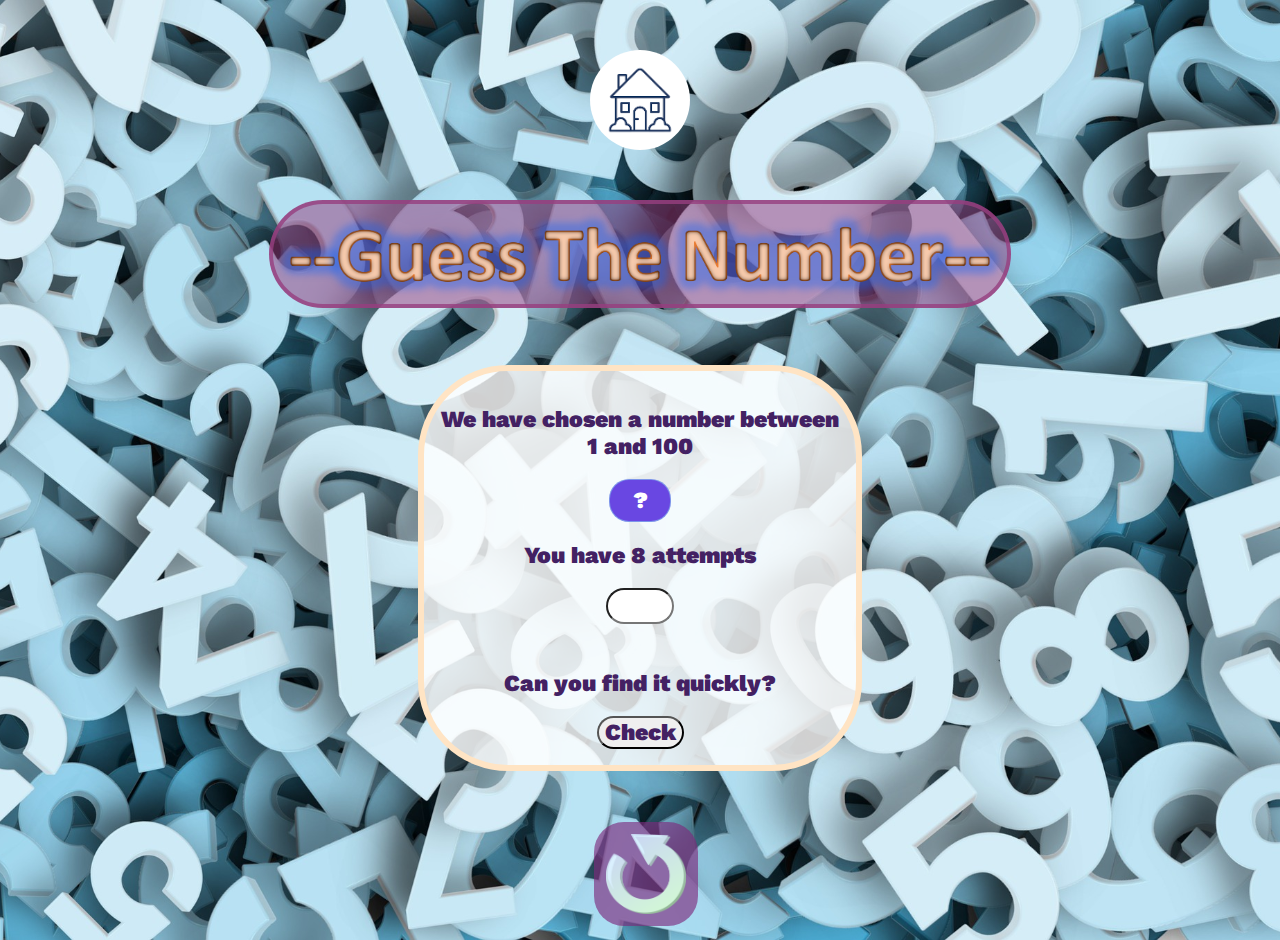
<file: guess/guess.html>
<!DOCTYPE html>
<html lang="en">
  <head>
    <meta charset="UTF-8" />
    <meta http-equiv="X-UA-Compatible" content="IE=edge" />
    <meta name="viewport" content="width=device-width, initial-scale=1.0" />
    <title>Document</title>
    <style>
      @import url("https://fonts.googleapis.com/css2?family=Comfortaa:wght@600&family=Work+Sans&display=swap");
      body {
        background-image: url(pay-gc44125304_1920.jpg);
        background-size: cover;
        background-position: center;
      }

      img:hover {
        border: 8px rgba(183, 11, 11, 0.84) solid;
      }

      #logo {
        border: 4px solid rgba(150, 64, 127, 0.8);
        border-radius: 90px;
        background: rgba(150, 64, 127, 0.527);
      }

      #div_id {
        margin: 4vw auto;
        padding: 16px;
        width: 400px;
        background-color: rgba(255, 255, 255, 0.815);
        border: 6px solid;
        border-radius: 90px;
        border-color: bisque;
      }

      #div_id:hover {
        background-color: rgba(212, 150, 150, 0.555);
        border-color: rgba(136, 52, 136, 0.274);
      }

      h1 {
        background-color: yellowgreen;
      }

      * {
        align-items: center;
        text-align: center;
        font: 900 1.2rem "Work Sans", sans-serif;
        color: rgb(67, 33, 99);
        border-radius: 20px;
      }

      #input_id {
        height: 30px;
        width: 60px;
        text-align: center;
        align-items: center;
        border-radius: 20px;
      }

      #hidden_card_id {
        width: 60px;
        text-align: center;
        padding: 7px 0px;
        border: solid 1px;
        border-color: rgba(130, 167, 235, 0.815);
        margin: auto;
        background-color: rgb(105, 71, 226);
        color: white;
      }

      #id_button {
        border-radius: 20px;
      }

      #id_button:hover {
        background: green;
      }
    </style>
  </head>

  <body>
    <a href="../land/land.html">
      <img
        src="./home.png"
        id="home"
        alt="home"
        style="
          width: 100px;
          height: 100px;
          border-radius: 50px;
          display: block;
          margin: 50px auto;
        "
      />
    </a>
    <!-- <h1>Guess The Number</h1> -->
    <img id="logo" src="logo3.png" alt="logo" height="100px" />
    <div id="div_id">
      <h2 id="h2_1_id">We have chosen a number between 1 and 100</h2>
      <div id="hidden_card_id">?</div>
      <h2 id="h2_3_id">You have 8 attempts</h2>
      <input type="number" id="input_id" /><br /><br />
      <h2 id="h2_2_id">Can you find it quickly?</h2>
      <button id="id_button" onclick="checkNum()">Check</button>
    </div>
    <a href="./guess.html">
      <img src="./refresh.png" id="home" alt="home" style="width: 80px; height: 80px; border-radius: 30px ; padding: 12px; margin-left: 12px; background: rgba(125, 43, 125, 0.648); ">
  </a>
    
    <script>
      let computerChos = Math.floor(Math.random() * 99) + 1;
      let counter = 8;

      let theGameIsFinished = false;

      // מגדיר כמשתנה את הכותרת המתחלפת
      let h2_2_id = document.getElementById("h2_2_id");

      document.addEventListener("keypress", function (e) {
        if (e.key === "Enter") {
          checkNum();
        }
      });

      function checkNum() {
        // שומר את הערך שהוכנס
        let playerChois = document.getElementById("input_id").value;

        // בודק שהמשחק לא נגמר כבר
        if (theGameIsFinished == true) {
          return (document.getElementById("div_id").innerHTML =
            "<h2>Refresh the page to start over</h2>");
        }

        // בודק שלא נשלח ערך ריק
        if (playerChois == "") {
          // document.getElementById("h2_2_id").innerHTML
          h2_2_id.innerHTML = "Pleas enter a number";
          h2_2_id.style.color = "black";
          h2_2_id.style.backgroundColor = "red";
          return;
        }

        if (computerChos > playerChois) {
          h2_2_id.innerHTML = "Your number is too low";
          h2_2_id.style.color = "green";
          h2_2_id.style.backgroundColor = "white";
          document.getElementById("input_id").value = "";
          counter--;
          document.getElementById(
            "h2_3_id"
          ).innerHTML = `You have ${counter} more attempts`;
        } else if (computerChos < playerChois) {
          h2_2_id.innerHTML = "Your number is too high";
          h2_2_id.style.color = "red";
          h2_2_id.style.backgroundColor = "white";
          document.getElementById("input_id").value = "";
          counter--;
          document.getElementById(
            "h2_3_id"
          ).innerHTML = `You have ${counter} more attempts`;
        } else if (computerChos == playerChois) {
          theGameIsFinished = true;
          counter--;
          document.getElementById(
            "hidden_card_id"
          ).innerHTML = `${computerChos}`;
          document.getElementById("hidden_card_id").style.backgroundColor =
            "mediumspringgreen";
          h2_2_id.style.color = "black";
          document.getElementById("h2_3_id").innerHTML = `You got it in ${
            8 - counter
          } attempts!`;
          h2_2_id.style.color = "blue";
          return (h2_2_id.innerHTML = `Well done!`);
        }
        if (counter < 1) {
          document.getElementById(
            "div_id"
          ).innerHTML = `<h2>The game is over</h2><h3>The number was ${computerChos}</h3><h3>Refresh the page to start over</h3>`;
        }
      }

      console.log(computerChos);
    </script>
  </body>
</html>
</file>
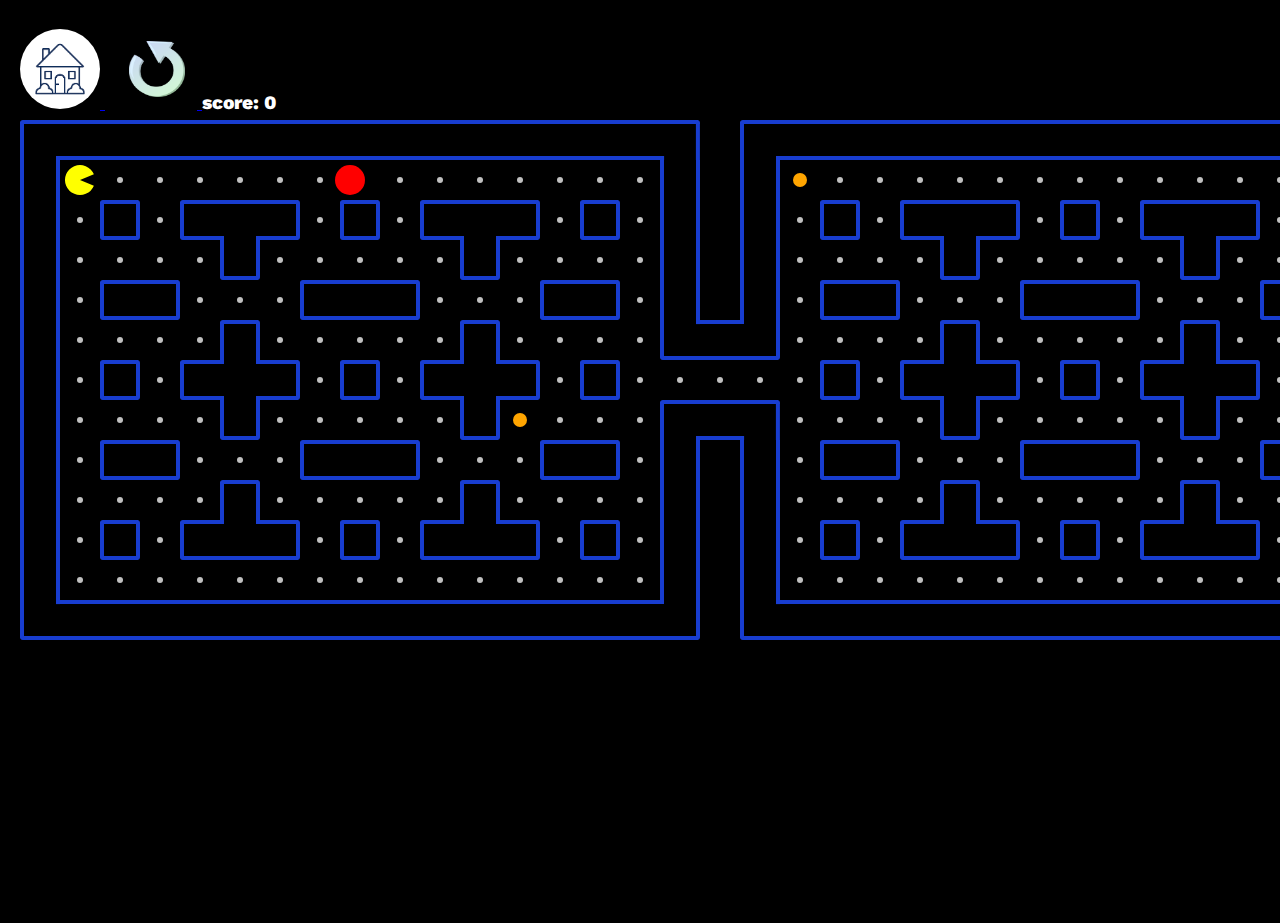
<file: pacman/pacman.html>
<!DOCTYPE html>
<html lang="en">
<head>
    <meta charset="UTF-8">
    <meta http-equiv="X-UA-Compatible" content="IE=edge">
    <meta name="viewport" content="width=device-width, initial-scale=1.0">
    <title>Pacman</title>

    <link rel="stylesheet" href="pacman.css">
    
</head>
<body>
    <p>
        <a href="../land/land.html">
            <img src="./home.png" id="home" alt="home" style="width: 80px; height: 80px; border-radius: 50px ; ">
        </a>
        <a href="./pacman.html">
            <img src="./refresh.png" id="home" alt="home" style="width: 80px; height: 80px; border-radius: 30px ; padding: 12px; margin-left: 12px; ">
        </a>
        
        <span>score:</span> <span id="scoreEl">0</span>
    </p>
    <canvas></canvas>

    <script src="pacman.js"></script>
    <script src="js/boundary.js"></script>
    <script src="js/player.js"></script>
    <script src="js/pallets.js"></script>
    <script src="js/ghost.js"></script>
    <script src="js/powerup.js"></script>
    
</body>
</html>
</file>
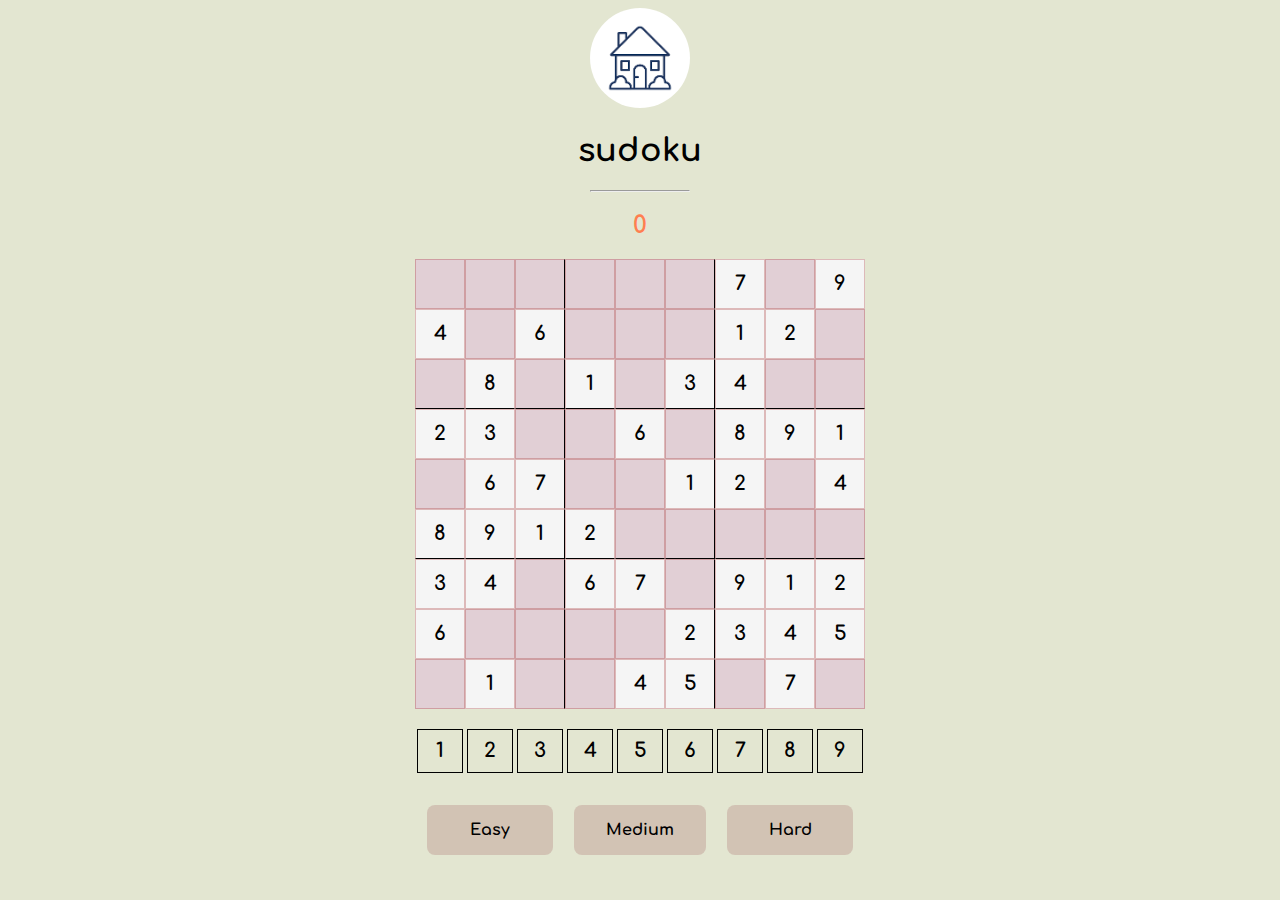
<file: sudoku/sodoku.html>
<!DOCTYPE html>
<html lang="en">
<head>
    <meta charset="UTF-8">
    <meta http-equiv="X-UA-Compatible" content="IE=edge">
    <meta name="viewport" content="width=device-width, initial-scale=1.0">
    <title>sudoku</title>

    <link rel="stylesheet" href="sodoku.css">

    <script src="js/appSudoku.js"></script>
    <script src="js/createSolution.js"></script>
    <script src="js/setGame.js"></script>
    <script src="js/boards.js"></script>
</head>
<body>
    <a href="../land/land.html">
        <img src="./home.png" id="home" alt="home" style="width: 100px; height: 100px; border-radius: 50px;">
    </a>
    <h1>sudoku</h1>
    <hr>
    <h2 id="errors">0</h2>

    <div id="board"></div>
    <br>
    <div id="digits"></div>
    <div class="buttons">
        <button id="0">Easy</button>
        <button id="1">Medium</button>
        <button id="2">Hard</button>
    </div>
    
</body>
</html>
</file>
<file: pacman/pacman.css>
@import url("https://fonts.googleapis.com/css2?family=Comfortaa:wght@600&family=Work+Sans&display=swap");

* {
  box-sizing: border-box;
}

body {
  margin: 0;
  background: black;
  padding: 10px 20px;
}

p {
  color: white;
  font: 800 1.2rem "Work Sans", sans-serif;
  margin-bottom: 6px;
}

img:hover {
  border: 4px rgba(183, 11, 11, 0.84) solid;
}
</file>
<file: sudoku/sodoku.css>
@import url("https://fonts.googleapis.com/css2?family=Comfortaa:wght@600&display=swap");

* {
  box-sizing: border-box;
}

body {
  font-family: ariel;
  text-align: center;
  background: rgba(123, 137, 44, 0.215);
  font-family: "Comfortaa", cursive;
}

img:hover {
  border: 8px rgba(183, 11, 11, 0.84) solid;
}

hr {
  width: 100px;
}

#errors {
  color: coral;
}

#board {
  width: 450px;
  height: 450px;

  margin: 0 auto;
  display: flex;
  flex-wrap: wrap;
}

.tile {
  width: 50px;
  height: 50px;
  border: 1px solid rgba(163, 42, 42, 0.295);
  background: rgba(221, 160, 221, 0.322);
  user-select: none;

  /* text */
  font-size: 20px;
  font-weight: bold;
  display: flex;
  justify-content: center;
  align-items: center;
}

#digits {
  width: 450px;
  height: 50px;

  margin: 0 auto;
  display: flex;
  flex-wrap: wrap;
}

.numbers {
  width: 46px;
  height: 44px;
  margin: 2px;
  border: 1px solid black;

  /* text */
  font-size: 20px;
  font-weight: bold;
  display: flex;
  justify-content: center;
  align-items: center;
}

.numberSelected {
  background-color: grey;
}

.tile-start {
  background: whitesmoke;
}

.bottom-line {
  border-bottom: 1px solid black;
}

.right-line {
  border-right: 1px solid black;
}

.buttons {
  margin-top: 20px;
  display: block;
}

button {
  min-width: 10%;
  padding: 1rem 2rem;
  font-weight: bold;
  font-size: 1rem;
  font-family: "Comfortaa", cursive;
  color: black;
  border: none;
  border-radius: 8px;
  outline: none;
  cursor: pointer;
  background: rgba(129, 25, 42, 0.169);
  margin: 0.5rem;
}

button:hover {
  background: rgba(129, 25, 42, 0.55);
}
</file>
